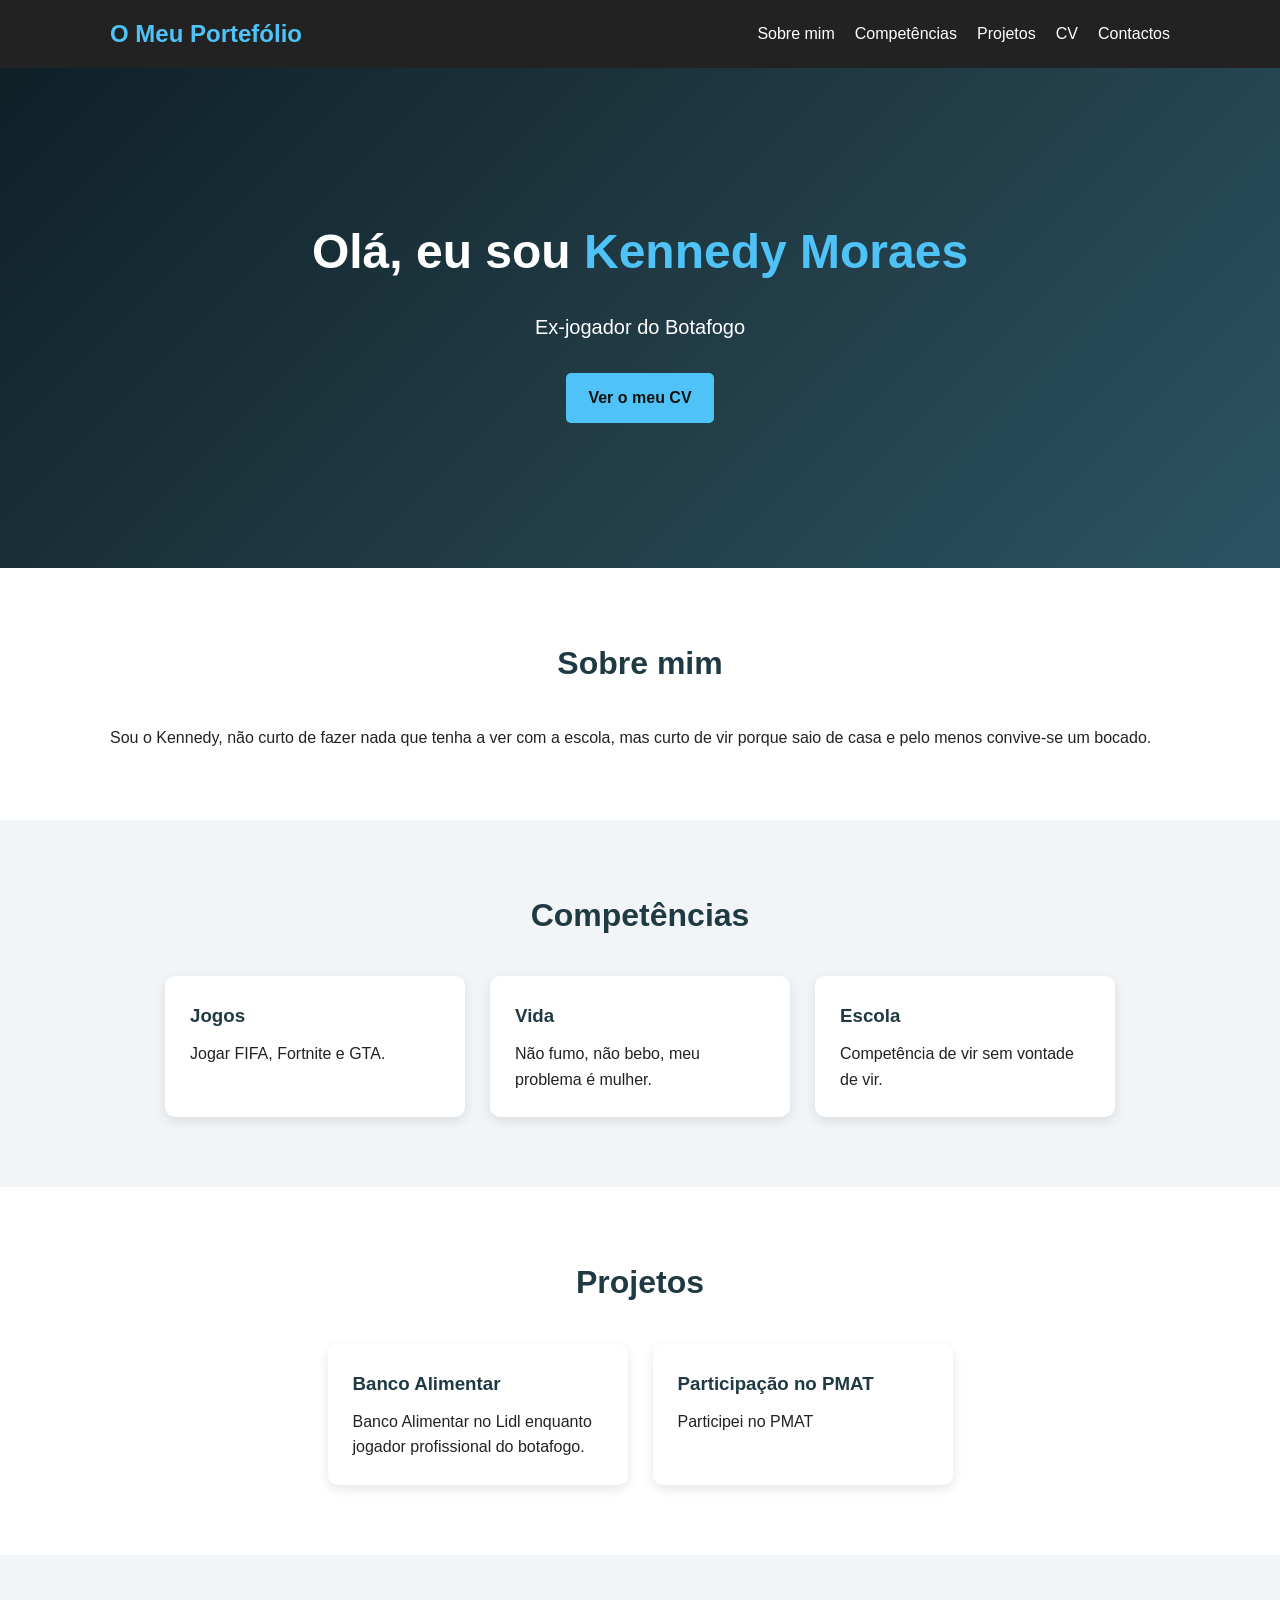
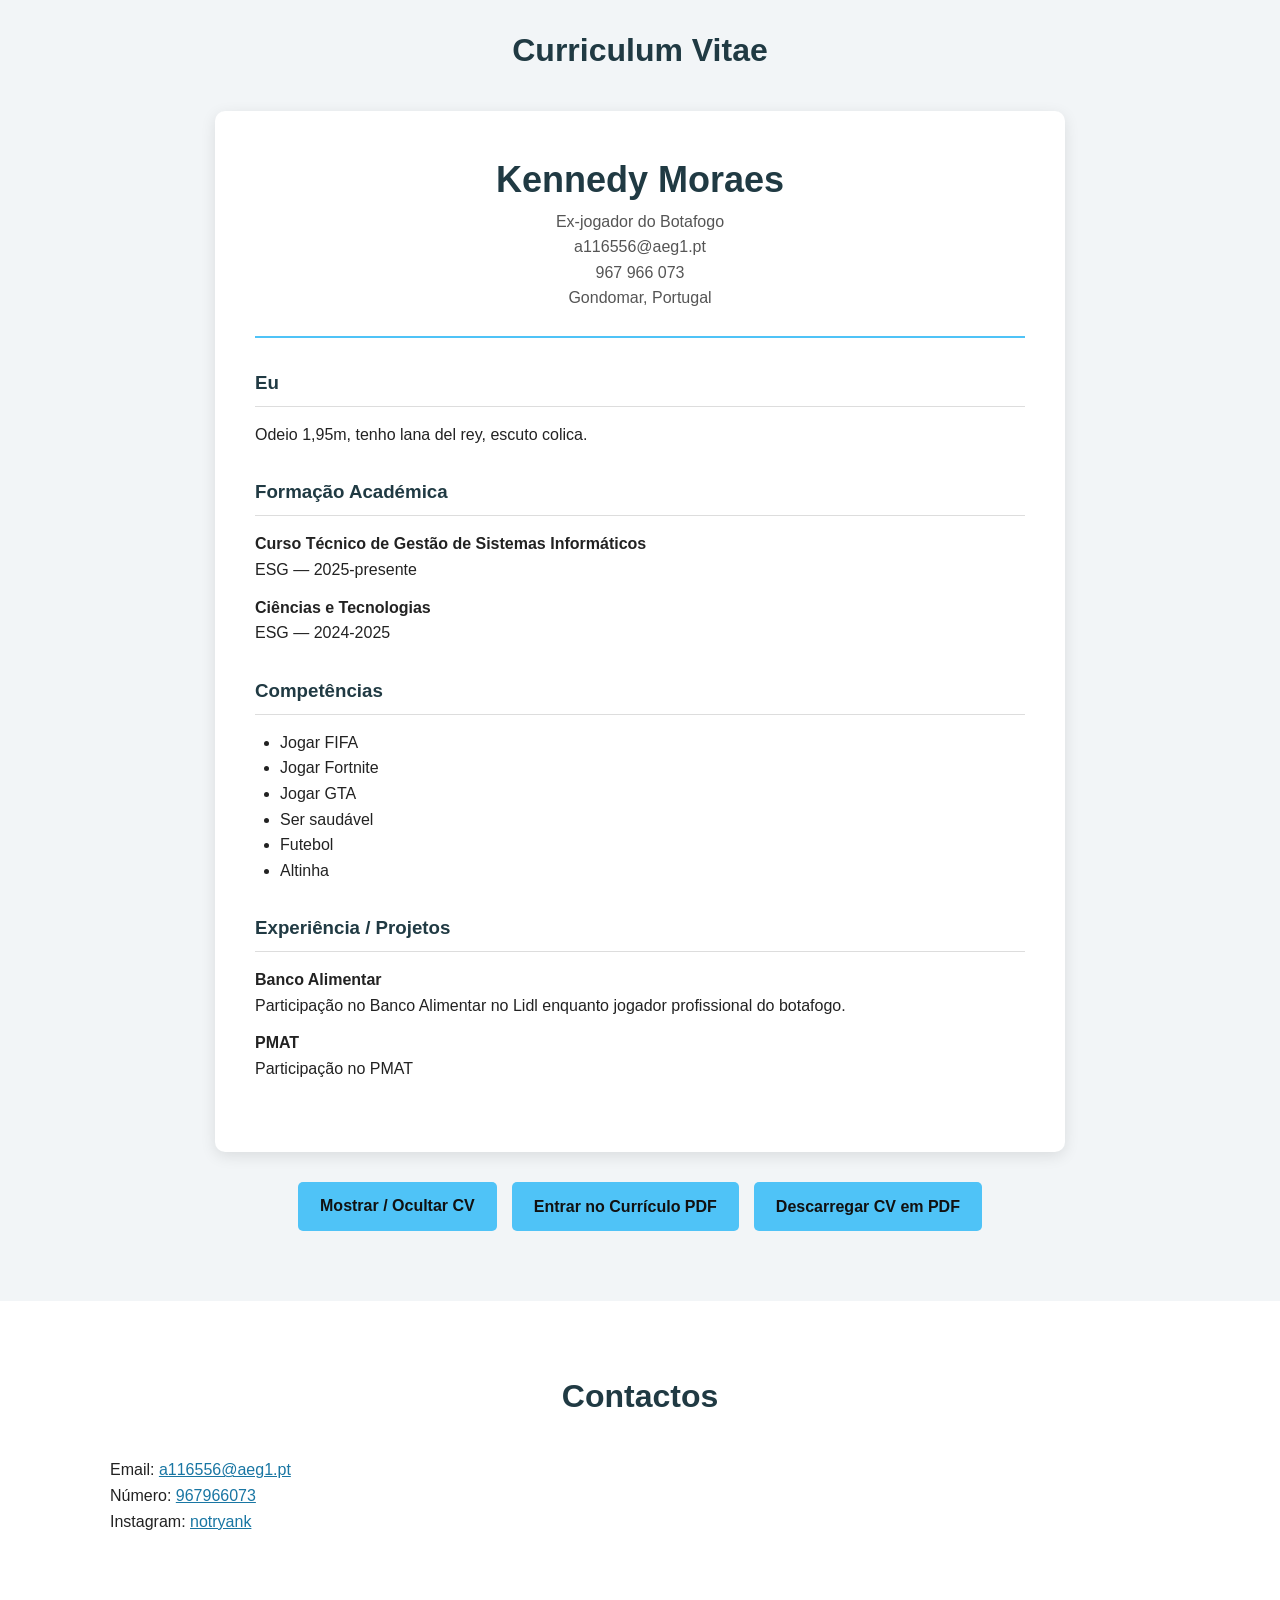
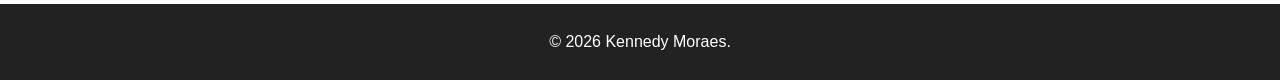
<file: index.html>
<!DOCTYPE html>
<html lang="pt">

<head>
    <meta charset="UTF-8">
    <meta name="viewport" content="width=device-width, initial-scale=1.0">

    <title>O Meu Portefólio</title>

    <link rel="stylesheet" href="style 2.css">

</head>

<body>

<!-- Cabeçalho -->
<header>
    <nav>
        <h2>O Meu Portefólio</h2>

        <ul>
            <li><a href="#sobre">Sobre mim</a></li>
            <li><a href="#competencias">Competências</a></li>
            <li><a href="#projetos">Projetos</a></li>
            <li><a href="#cv">CV</a></li>
            <li><a href="#contactos">Contactos</a></li>
        </ul>
    </nav>
</header>


<!-- Apresentação -->
<section class="hero">
    <div>
        <h1>Olá, eu sou <span>Kennedy Moraes</span></h1>

        <p>
            Ex-jogador do Botafogo
        </p>

        <a href="#cv" class="botao">Ver o meu CV</a>
    </div>
</section>


<!-- Sobre mim -->
<section id="sobre" class="secao">
    <h2>Sobre mim</h2>

    <p>
        Sou o Kennedy, não curto de fazer nada que tenha a ver com a escola,
        mas curto de vir porque saio de casa e pelo menos convive-se um bocado.
    </p>
</section>


<!-- Competências -->
<section id="competencias" class="secao fundo">
    <h2>Competências</h2>

    <div class="cards">

        <div class="card">
            <h3>Jogos</h3>
            <p>Jogar FIFA, Fortnite e GTA.</p>
        </div>

        <div class="card">
            <h3>Vida</h3>
            <p>Não fumo, não bebo, meu problema é mulher.</p>
        </div>

        <div class="card">
            <h3>Escola</h3>
            <p>Competência de vir sem vontade de vir.</p>
        </div>

    </div>
</section>


<!-- Projetos -->
<section id="projetos" class="secao">
    <h2>Projetos</h2>

    <div class="cards">

        <div class="card">
            <h3>Banco Alimentar</h3>
            <p>
                Banco Alimentar no Lidl enquanto jogador profissional do botafogo.
            </p>
        </div>

        <div class="card">
            <h3>Participação no PMAT</h3>
            <p>
                Participei no PMAT 
            </p>
        </div>

    </div>
</section>


<!-- CV -->
<section id="cv" class="secao fundo">

    <h2>Curriculum Vitae</h2>

    <div class="cv">

        <div class="cv-cabecalho">

            <h1>Kennedy Moraes</h1>

            <p>Ex-jogador do Botafogo</p>

            <p>
                a116556@aeg1.pt<br>
                967 966 073<br>
                Gondomar, Portugal
            </p>

        </div>


        <div class="cv-secao">

            <h3>Eu</h3>

            <p>
                Odeio 1,95m, tenho lana del rey, escuto colica.
            </p>

        </div>


        <div class="cv-secao">

            <h3>Formação Académica</h3>

            <h4>Curso Técnico de Gestão de Sistemas Informáticos</h4>
            <p>ESG — 2025-presente</p>

            <h4>Ciências e Tecnologias</h4>
            <p>ESG — 2024-2025</p>

        </div>


        <div class="cv-secao">

            <h3>Competências</h3>

            <ul>
                <li>Jogar FIFA</li>
                <li>Jogar Fortnite</li>
                <li>Jogar GTA</li>
                <li>Ser saudável</li>
                <li>Futebol</li>
                <li>Altinha</li>
            </ul>

        </div>


        <div class="cv-secao">

            <h3>Experiência / Projetos</h3>

            <h4>Banco Alimentar</h4>

            <p>
                Participação no Banco Alimentar no Lidl enquanto jogador
                profissional do botafogo.
            </p>

            <h4>PMAT</h4>

            <p>
                Participação no PMAT 
            </p>

        </div>

    </div>


    <!-- BOTÕES DO CV -->
    <div class="botoes-cv">

        <button onclick="mostrarCV()">
            Mostrar / Ocultar CV
        </button>

        <!-- NOVO BOTÃO PARA ABRIR O PDF -->
        <a href="cv.pdf" target="_blank" class="botao">
            Entrar no Currículo PDF
        </a>

        <!-- BOTÃO PARA DESCARREGAR O PDF -->
        <a href="cv.pdf" download class="botao">
            Descarregar CV em PDF
        </a>

    </div>

</section>


<!-- Contactos -->
<section id="contactos" class="secao">

    <h2>Contactos</h2>

    <p>
        Email:
        <a href="mailto:a116556@aeg1.pt">
            a116556@aeg1.pt
        </a>
    </p>

    <p>
        Número:
        <a href="https://github.com/" target="_blank">
            967966073
        </a>
    </p>

    <p>
        Instagram:
        <a href="#" target="_blank">
            notryank
        </a>
    </p>

</section>


<!-- Rodapé -->
<footer>

    <p>&copy; 2026 Kennedy Moraes.</p>

</footer>


<script>

    function mostrarCV() {

        const cv = document.querySelector(".cv");

        if (cv.style.display === "none") {

            cv.style.display = "block";

        } else {

            cv.style.display = "none";

        }

    }

</script>

</body>
</html>
</file>
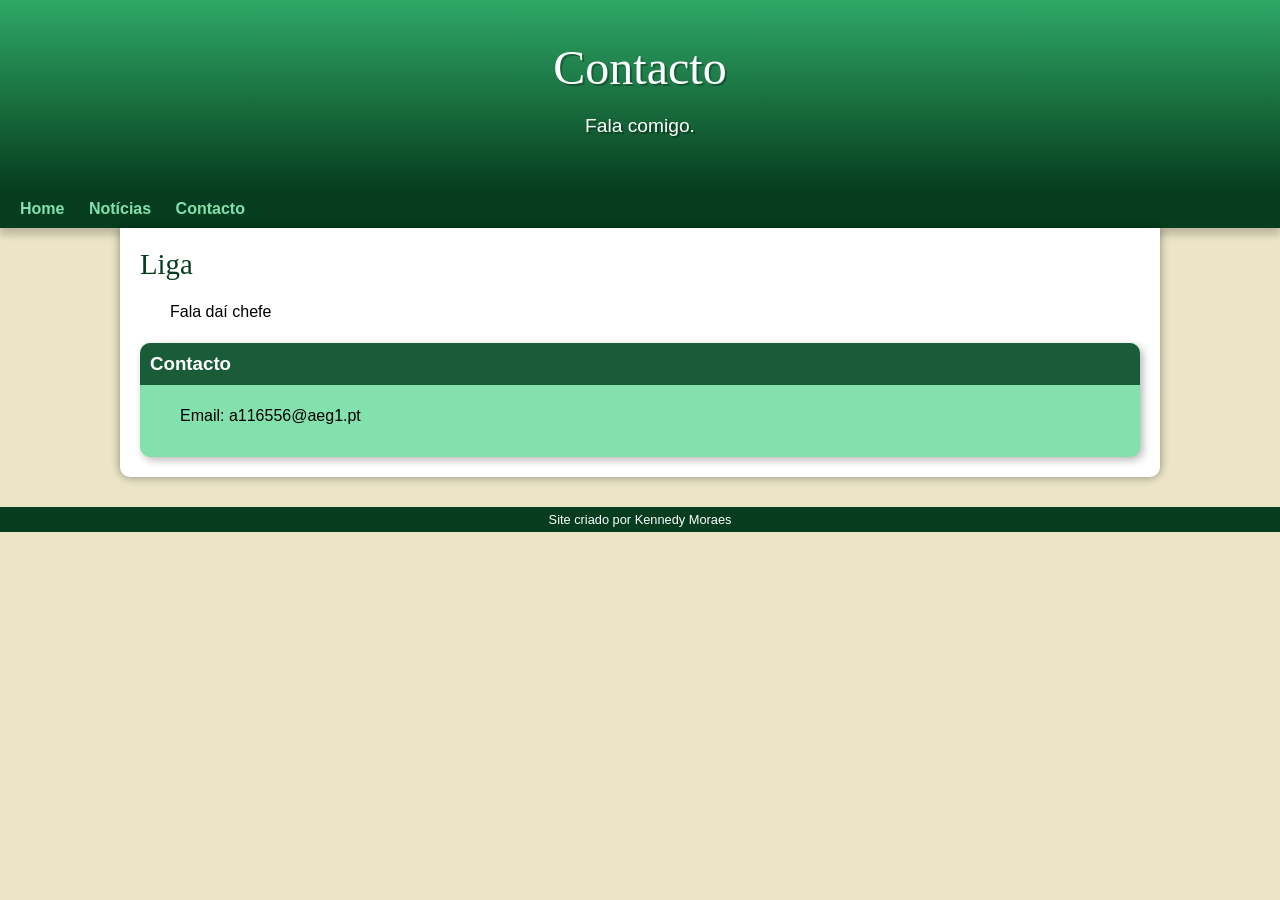
<file: contacto.html>
<!DOCTYPE html>
<html lang="pt-PT">
<head>
    <meta charset="UTF-8">
    <title>Contacto - Site da Escola</title>
    <link rel="stylesheet" href="style.css">
</head>

<body>

    <header>
        <h1>Contacto</h1>
        <p>
            Fala comigo.
        </p>
    </header>

  <nav>
    <a href="index.html">Home</a>
    <a href="noticias.html">Notícias</a>
    <a href="contacto.html">Contacto</a>
</nav>


    <main>
        <h1>Liga</h1>

        <p>
           Fala daí chefe
        </p>

        <aside>
            <h3>Contacto</h3>
            <p>
                Email: a116556@aeg1.pt           </p>
        </aside>
    </main>

    <footer>
        <p>Site criado por Kennedy Moraes</p>
    </footer>

</body>
</html>
</file>
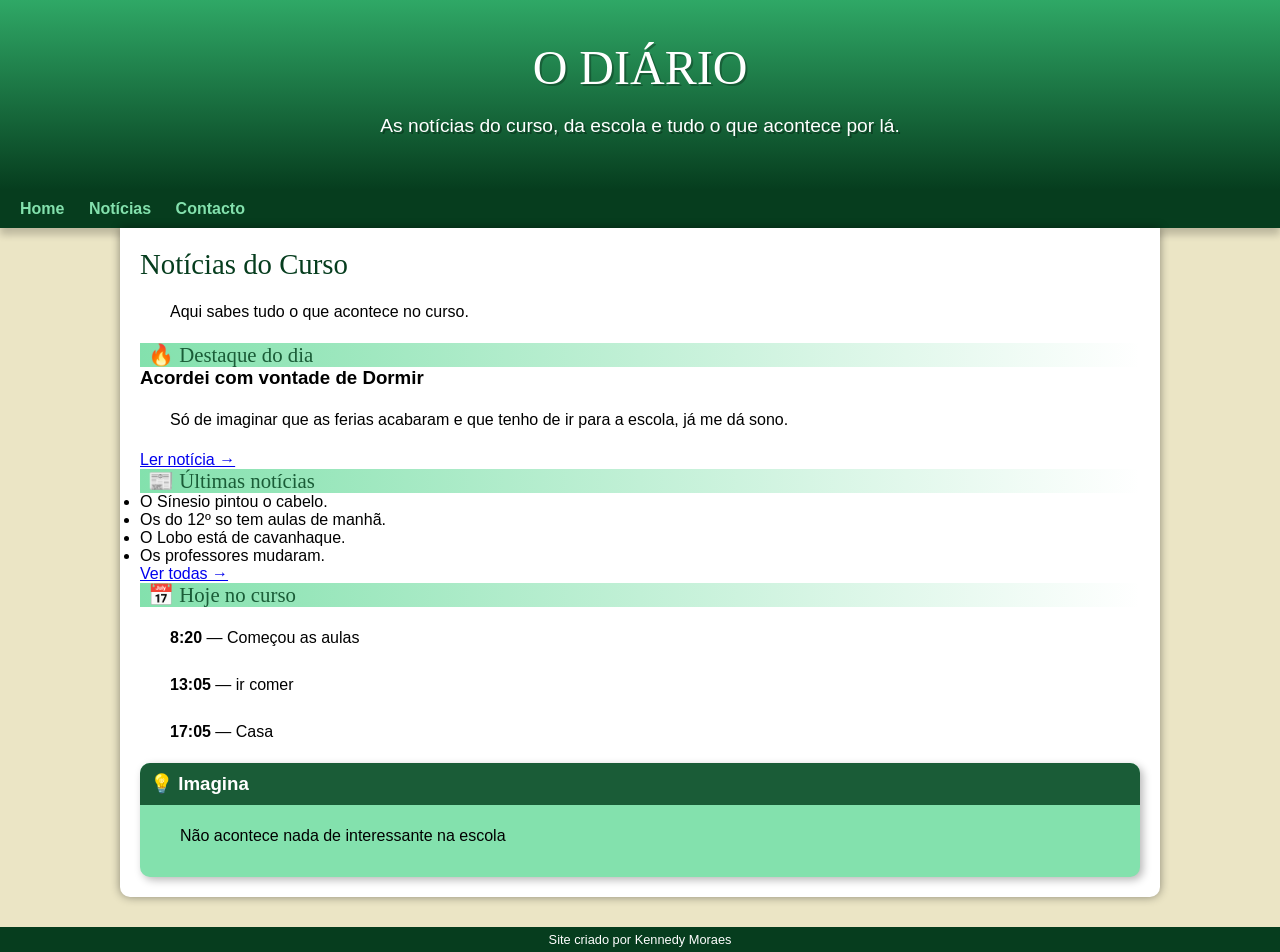
<file: noticias.html>
<!DOCTYPE html>
<html lang="pt-PT">

<head>
    <meta charset="UTF-8">
    <meta name="viewport" content="width=device-width, initial-scale=1.0">

    <title>Home - O Diário</title>

    <link rel="stylesheet" href="style.css">
</head>

<body>

    <header>
        <h1>O DIÁRIO</h1>

        <p>
            As notícias do curso, da escola e tudo o que acontece por lá.
        </p>
    </header>

<nav>
    <a href="index.html">Home</a>
    <a href="noticias.html">Notícias</a>
    <a href="contacto.html">Contacto</a>
</nav>


    <main>

        <h1>Notícias do Curso</h1>

        <p>
           Aqui sabes tudo o que acontece no curso.
        </p>

        <section class="destaques">

            <article>
                <h2>🔥 Destaque do dia</h2>

                <h3>Acordei com vontade de Dormir</h3>

                <p>
                    Só de imaginar que as ferias acabaram e que tenho de ir para a escola, já me dá sono.
                </p>

                <a href="noticias.html">Ler notícia →</a>
            </article>

            <article>
                <h2>📰 Últimas notícias</h2>

                <ul>
                    <li>O Sínesio pintou o cabelo.</li>
                    <li>Os do 12º so tem aulas de manhã.</li>
                    <li>O Lobo está de cavanhaque.</li>
                    <li>Os professores mudaram.</li>
                </ul>

                <a href="noticias.html">Ver todas →</a>
            </article>

            <article>
                <h2>📅 Hoje no curso</h2>

                <p><strong>8:20</strong> — Começou as aulas</p>
                <p><strong>13:05</strong> — ir comer</p>
                <p><strong>17:05</strong> — Casa</p>
            </article>

        </section>

        <aside>
            <h3>💡 Imagina</h3>

            <p>
                Não acontece nada de interessante na escola
            </p>
        </aside>

    </main>

    <footer>
        <p>Site criado por Kennedy Moraes</p>
    </footer>

</body>

</html>
</file>
<file: style 2.css>
/* Configuração geral */

* {
    box-sizing: border-box;
    margin: 0;
    padding: 0;
}

html {
    scroll-behavior: smooth;
}

body {
    font-family: Arial, Helvetica, sans-serif;
    line-height: 1.6;
    color: #222;
    background-color: #ffffff;
}


/* Cabeçalho */

header {
    background-color: #222;
    color: white;
    position: sticky;
    top: 0;
    z-index: 1000;
}

nav {
    max-width: 1100px;
    margin: auto;
    padding: 15px 20px;

    display: flex;
    justify-content: space-between;
    align-items: center;
}

nav h2 {
    color: #4fc3f7;
}

nav ul {
    list-style: none;
    display: flex;
    gap: 20px;
}

nav a {
    color: white;
    text-decoration: none;
}

nav a:hover {
    color: #4fc3f7;
}


/* Página inicial */

.hero {
    min-height: 500px;

    display: flex;
    justify-content: center;
    align-items: center;

    text-align: center;

    background: linear-gradient(135deg, #0f2027, #203a43, #2c5364);
    color: white;

    padding: 40px 20px;
}

.hero h1 {
    font-size: 48px;
    margin-bottom: 20px;
}

.hero h1 span {
    color: #4fc3f7;
}

.hero p {
    font-size: 20px;
    margin-bottom: 30px;
}


/* Botões */

.botao,
button {
    display: inline-block;

    background-color: #4fc3f7;
    color: #111;

    border: none;
    border-radius: 5px;

    padding: 12px 22px;

    font-size: 16px;
    font-weight: bold;

    text-decoration: none;
    cursor: pointer;
}

.botao:hover,
button:hover {
    background-color: #81d4fa;
}


/* Secções */

.secao {
    max-width: 1100px;
    margin: auto;

    padding: 70px 20px;
}

.secao h2 {
    text-align: center;
    margin-bottom: 35px;

    font-size: 32px;
    color: #203a43;
}

.fundo {
    max-width: none;
    background-color: #f2f5f7;
}

.fundo > h2,
.fundo > .cards,
.fundo > .cv,
.fundo > .botoes-cv {
    max-width: 1100px;
    margin-left: auto;
    margin-right: auto;
}


/* Cards */

.cards {
    display: flex;
    gap: 25px;
    justify-content: center;
    flex-wrap: wrap;
}

.card {
    background-color: white;

    width: 300px;
    padding: 25px;

    border-radius: 10px;

    box-shadow: 0 4px 12px rgba(0, 0, 0, 0.1);

    transition: transform 0.2s;
}

.card:hover {
    transform: translateY(-5px);
}

.card h3 {
    color: #203a43;
    margin-bottom: 10px;
}


/* CV */

.cv {
    background-color: white;

    padding: 40px;

    border-radius: 10px;

    box-shadow: 0 4px 15px rgba(0, 0, 0, 0.1);

    max-width: 850px !important;
}

.cv-cabecalho {
    text-align: center;

    border-bottom: 2px solid #4fc3f7;

    padding-bottom: 25px;
    margin-bottom: 30px;
}

.cv-cabecalho h1 {
    font-size: 36px;
    color: #203a43;
}

.cv-cabecalho p {
    color: #555;
}

.cv-secao {
    margin-bottom: 30px;
}

.cv-secao h3 {
    color: #203a43;

    border-bottom: 1px solid #ddd;

    padding-bottom: 8px;
    margin-bottom: 15px;
}

.cv-secao h4 {
    margin-top: 12px;
}

.cv-secao ul {
    padding-left: 25px;
}


/* Botões do CV */

.botoes-cv {
    margin-top: 30px;

    display: flex;
    justify-content: center;
    gap: 15px;
    flex-wrap: wrap;
}


/* Contactos */

#contactos a {
    color: #1976a3;
}


/* Rodapé */

footer {
    text-align: center;

    background-color: #222;
    color: white;

    padding: 25px;
}


/* Telemóveis */

@media (max-width: 700px) {

    nav {
        flex-direction: column;
        gap: 15px;
    }

    nav ul {
        flex-wrap: wrap;
        justify-content: center;
    }

    .hero h1 {
        font-size: 35px;
    }

    .cv {
        padding: 25px;
    }
}
</file>
<file: style.css>
:root {
    --cor0: #ebe5c5;
    --cor1: #83e1ad;
    --cor2: #3ddc84;
    --cor3: #2fa866;
    --cor4: #1a5c37;
    --cor5: #063d1e;
    --fonte-padrao: Arial, Verdana, Helvetica, sans-serif;
    --fonte-destaque: 'Bebas Neue', cursive;
    --fonte-android: 'Android', cursive;
}

* {
    margin: 0px;
    padding: 0px;
}

body {
    background-color: var(--cor0);
    font-family: var(--fonte-padrao);
}

header {
    background-image: linear-gradient(to bottom, var(--cor3), var(--cor5));
    min-height: 150px;
    text-align: center;
    padding-top: 40px;
}

header > h1 {
    color: white;
    font-family: var(--fonte-destaque);
    font-size: 3em;
    font-weight: normal;
    margin-bottom: 20px;
    text-shadow: 2px 2px 0px rgba(0, 0, 0, 0.267);
}

header > p {
    font-family: var(--fonte-padrao);
    font-size: 1.2em;
    color: white;
    max-width: 600px;
    padding-right: 10px;
    padding-left: 10px;
    margin: auto;
    padding-bottom: 50px;
    text-shadow: 2px 2px 0px rgba(0, 0, 0, 0.315);
}

nav {
    background-color: var(--cor5);
    padding: 10px;
    box-shadow: 0px 7px 7px rgba(0, 0, 0, 0.192);
}

nav > a {
    color: var(--cor1);
    padding: 10px;
    border-radius: 5px;
    text-decoration: none;
    font-weight: bold;
    transition-duration: .5s;
}

nav > a:hover {
    background-color: var(--cor3);
    color: var(--cor5);
}

main {
    min-width: 300px;
    max-width: 1000px;
    margin: auto;
    margin-bottom: 30px;
    padding: 20px;
    background-color: white;
    box-shadow: 0px 0px 10px rgba(0, 0, 0, 0.418);
    border-bottom-left-radius: 10px;
    border-bottom-right-radius: 10px;
}

main h1 {
    color: var(--cor5);
    font-family: var(--fonte-android);
    font-weight: normal;
    font-size: 1.8em;
}

main h2 {
    font-family: var(--fonte-android);
    color: var(--cor4);
    font-size: 1.3em;
    font-weight: normal;
    background-image: linear-gradient(to right, var(--cor1), transparent);
    text-indent: 8px;
}

main p {
    margin: 15px 0px;
    text-align: justify;
    text-indent: 30px;
    font-size: 1em;
    line-height: 2em;
}

aside {
    background-color: var(--cor1);
    padding: 10px;
    border-radius: 10px;
    box-shadow: 3px 3px 8px rgba(0, 0, 0, 0.281);
}

aside > h3 {
    background-color: var(--cor4);
    color: white;
    padding: 10px;
    margin: -10px -10px 0px -10px;
    border-radius: 10px 10px 0px 0px;
}

footer {
    background-color: var(--cor5);
    color: white;
    text-align: center;
    font-size: 0.8em;
    padding: 5px;
}
</file>
